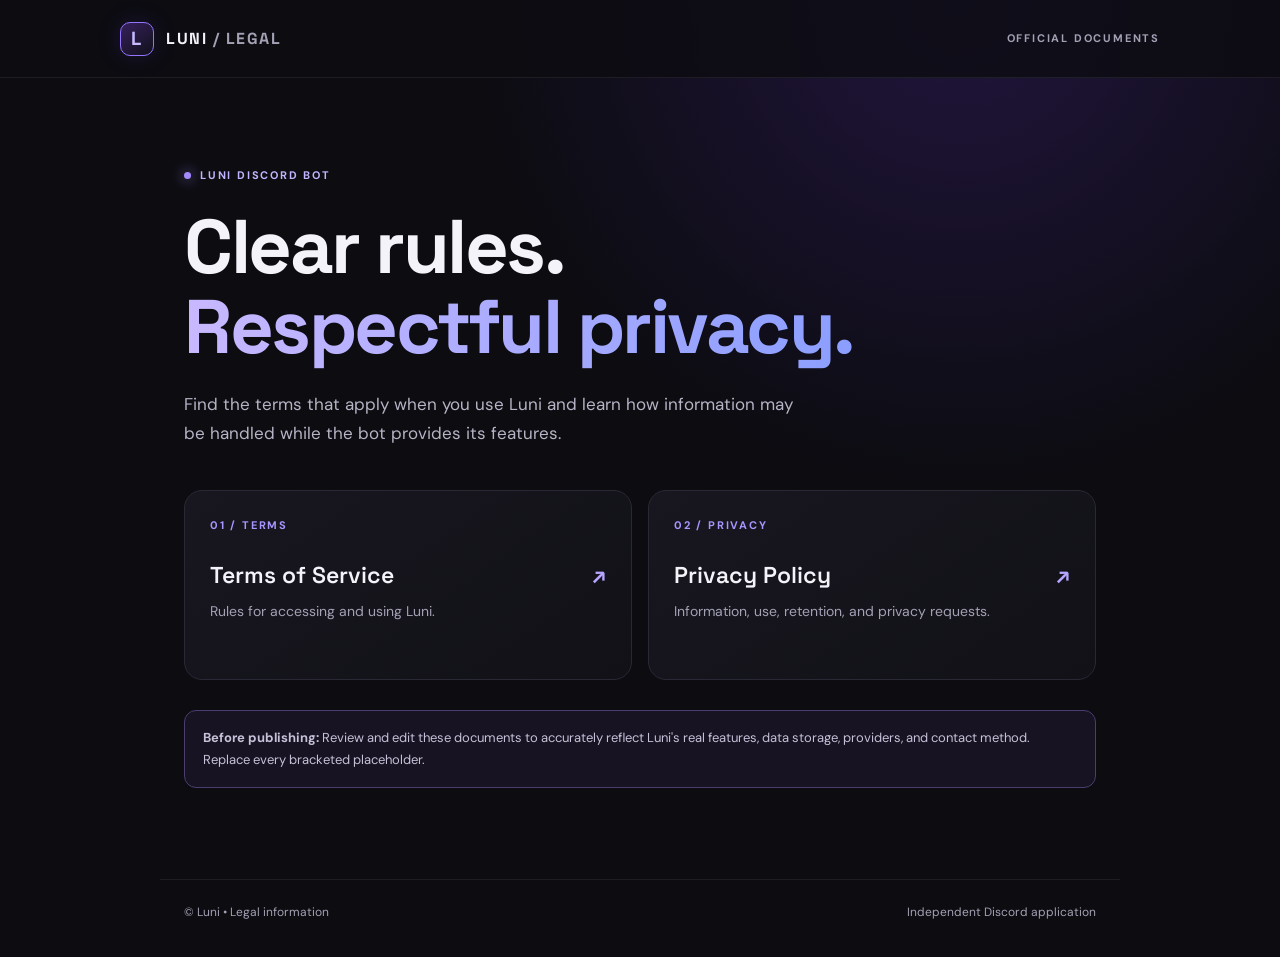
<file: index.html>
<!doctype html>
<html lang="en">
<head>
<meta charset="utf-8"><meta name="viewport" content="width=device-width,initial-scale=1">
<meta name="theme-color" content="#101016">
<meta name="description" content="Official legal information for Luni Discord bot.">
<title>Luni — Legal Center</title>
<link rel="stylesheet" href="style.css">
</head>
<body>
<header class="nav"><a class="brand" href="index.html"><span class="mark">L</span><span>LUNI<span class="muted"> / LEGAL</span></span></a><span class="status">OFFICIAL DOCUMENTS</span></header>
<main class="hero">
  <div class="eyebrow"><span class="dot"></span> LUNI DISCORD BOT</div>
  <h1>Clear rules.<br><span class="gradient">Respectful privacy.</span></h1>
  <p class="intro">Find the terms that apply when you use Luni and learn how information may be handled while the bot provides its features.</p>
  <section class="cards">
    <a class="card" href="terms.html"><span class="number">01 / TERMS</span><span class="cardtitle">Terms of Service <span>↗</span></span><span class="desc">Rules for accessing and using Luni.</span></a>
    <a class="card" href="privacy.html"><span class="number">02 / PRIVACY</span><span class="cardtitle">Privacy Policy <span>↗</span></span><span class="desc">Information, use, retention, and privacy requests.</span></a>
  </section>
  <p class="notice"><strong>Before publishing:</strong> Review and edit these documents to accurately reflect Luni's real features, data storage, providers, and contact method. Replace every bracketed placeholder.</p>
</main>
<footer>© Luni • Legal information <span>Independent Discord application</span></footer>
</body></html>
</file>
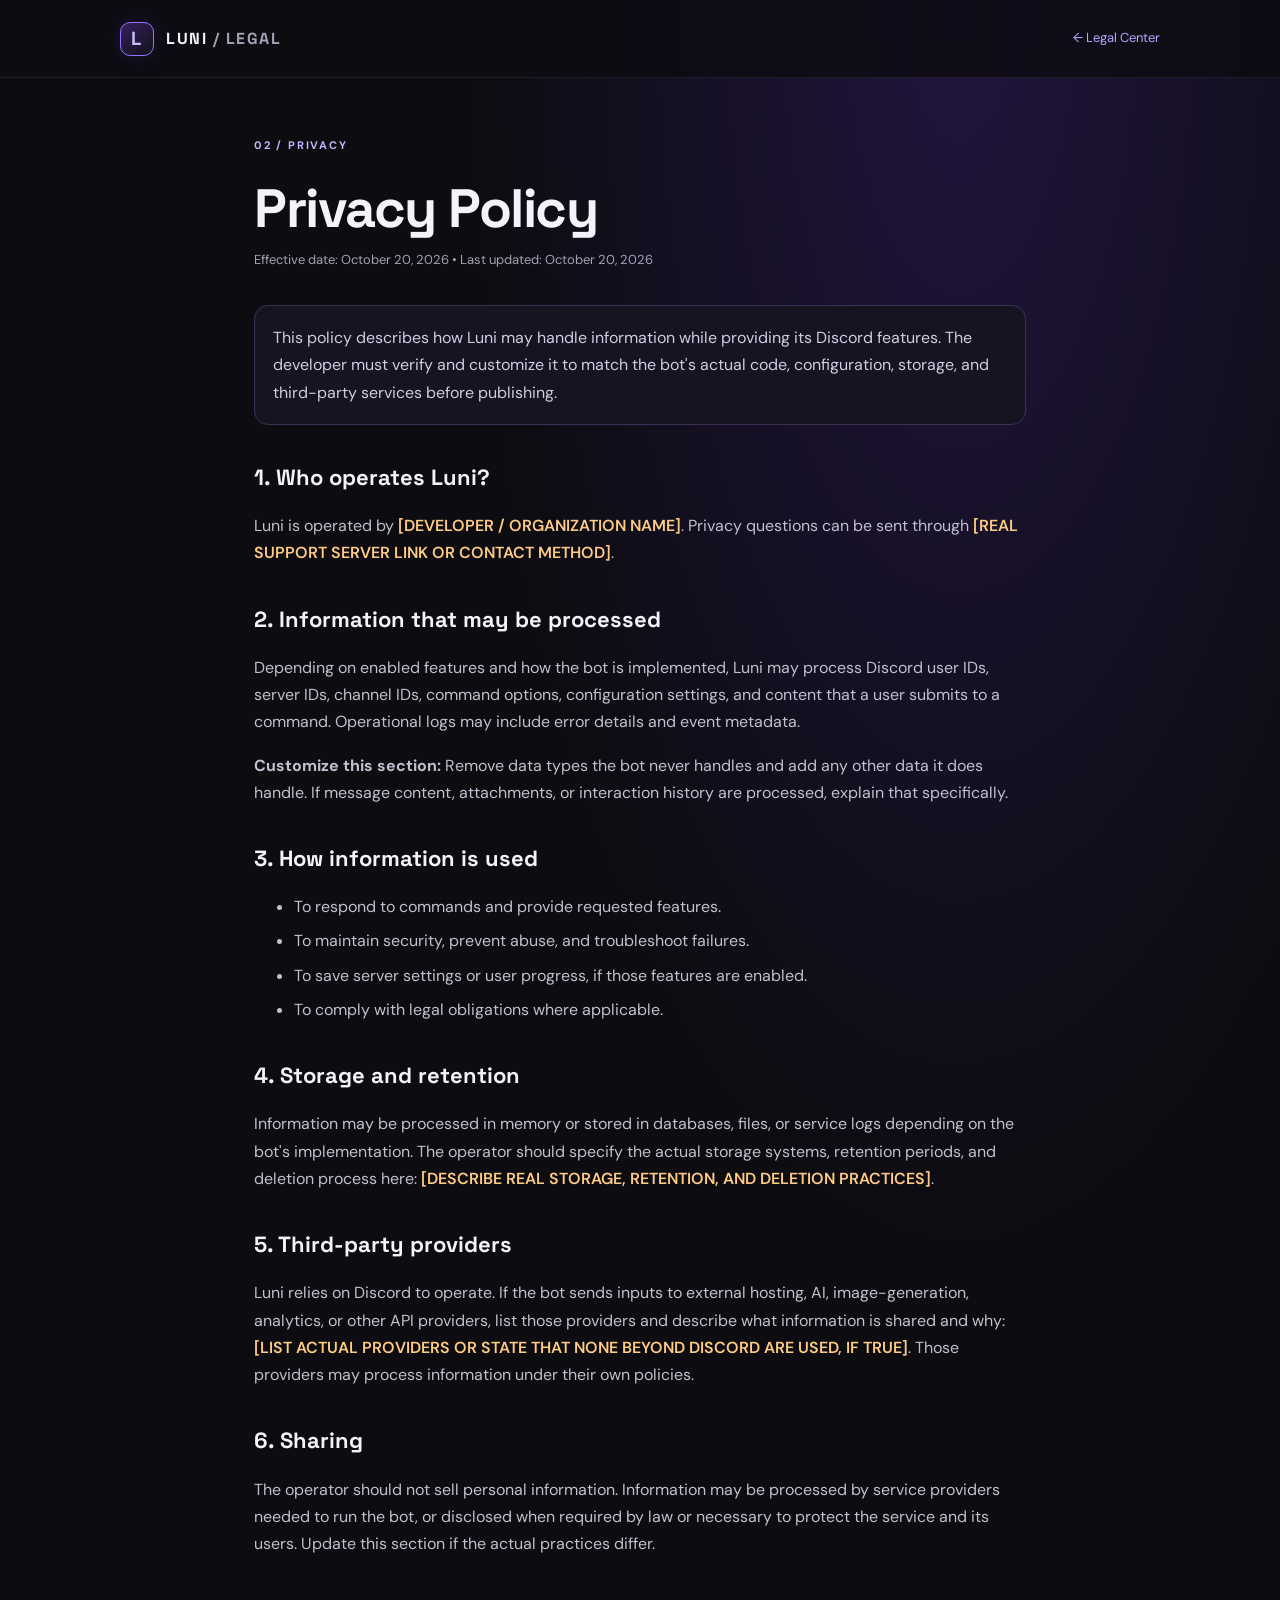
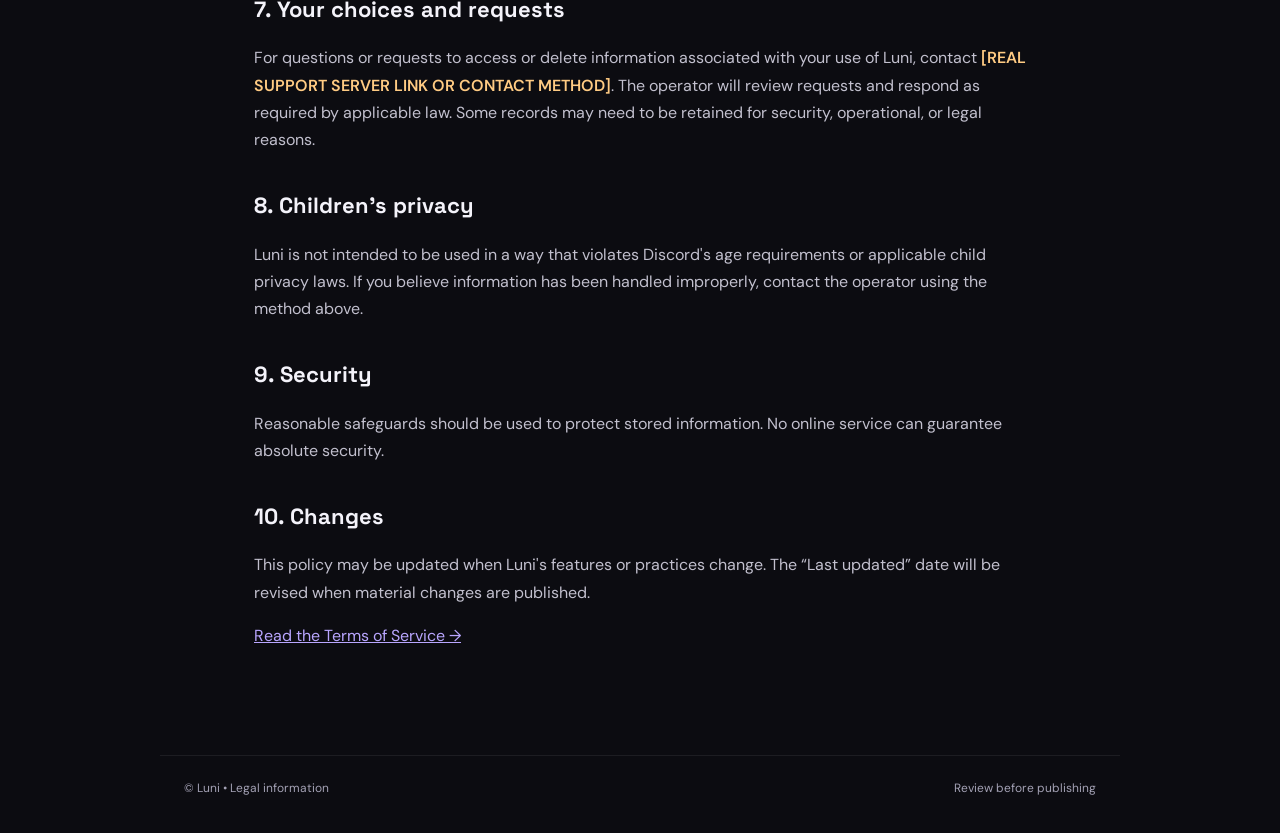
<file: privacy.html>
<!doctype html>
<html lang="en"><head><meta charset="utf-8"><meta name="viewport" content="width=device-width,initial-scale=1"><meta name="theme-color" content="#101016"><title>Privacy Policy — Luni</title><link rel="stylesheet" href="style.css"></head>
<body><header class="nav"><a class="brand" href="index.html"><span class="mark">L</span><span>LUNI<span class="muted"> / LEGAL</span></span></a><a class="back" href="index.html">← Legal Center</a></header>
<main class="doc"><div class="eyebrow">02 / PRIVACY</div><h1>Privacy Policy</h1><div class="updated">Effective date: October 20, 2026 • Last updated: October 20, 2026</div>
<div class="summary">This policy describes how Luni may handle information while providing its Discord features. The developer must verify and customize it to match the bot's actual code, configuration, storage, and third-party services before publishing.</div>
<h2>1. Who operates Luni?</h2><p>Luni is operated by <span class="placeholder">[DEVELOPER / ORGANIZATION NAME]</span>. Privacy questions can be sent through <span class="placeholder">[REAL SUPPORT SERVER LINK OR CONTACT METHOD]</span>.</p>
<h2>2. Information that may be processed</h2><p>Depending on enabled features and how the bot is implemented, Luni may process Discord user IDs, server IDs, channel IDs, command options, configuration settings, and content that a user submits to a command. Operational logs may include error details and event metadata.</p><p><strong>Customize this section:</strong> Remove data types the bot never handles and add any other data it does handle. If message content, attachments, or interaction history are processed, explain that specifically.</p>
<h2>3. How information is used</h2><ul><li>To respond to commands and provide requested features.</li><li>To maintain security, prevent abuse, and troubleshoot failures.</li><li>To save server settings or user progress, if those features are enabled.</li><li>To comply with legal obligations where applicable.</li></ul>
<h2>4. Storage and retention</h2><p>Information may be processed in memory or stored in databases, files, or service logs depending on the bot's implementation. The operator should specify the actual storage systems, retention periods, and deletion process here: <span class="placeholder">[DESCRIBE REAL STORAGE, RETENTION, AND DELETION PRACTICES]</span>.</p>
<h2>5. Third-party providers</h2><p>Luni relies on Discord to operate. If the bot sends inputs to external hosting, AI, image-generation, analytics, or other API providers, list those providers and describe what information is shared and why: <span class="placeholder">[LIST ACTUAL PROVIDERS OR STATE THAT NONE BEYOND DISCORD ARE USED, IF TRUE]</span>. Those providers may process information under their own policies.</p>
<h2>6. Sharing</h2><p>The operator should not sell personal information. Information may be processed by service providers needed to run the bot, or disclosed when required by law or necessary to protect the service and its users. Update this section if the actual practices differ.</p>
<h2>7. Your choices and requests</h2><p>For questions or requests to access or delete information associated with your use of Luni, contact <span class="placeholder">[REAL SUPPORT SERVER LINK OR CONTACT METHOD]</span>. The operator will review requests and respond as required by applicable law. Some records may need to be retained for security, operational, or legal reasons.</p>
<h2>8. Children's privacy</h2><p>Luni is not intended to be used in a way that violates Discord's age requirements or applicable child privacy laws. If you believe information has been handled improperly, contact the operator using the method above.</p>
<h2>9. Security</h2><p>Reasonable safeguards should be used to protect stored information. No online service can guarantee absolute security.</p>
<h2>10. Changes</h2><p>This policy may be updated when Luni's features or practices change. The “Last updated” date will be revised when material changes are published.</p>
<p><a href="terms.html">Read the Terms of Service →</a></p></main><footer>© Luni • Legal information <span>Review before publishing</span></footer></body></html>
</file>
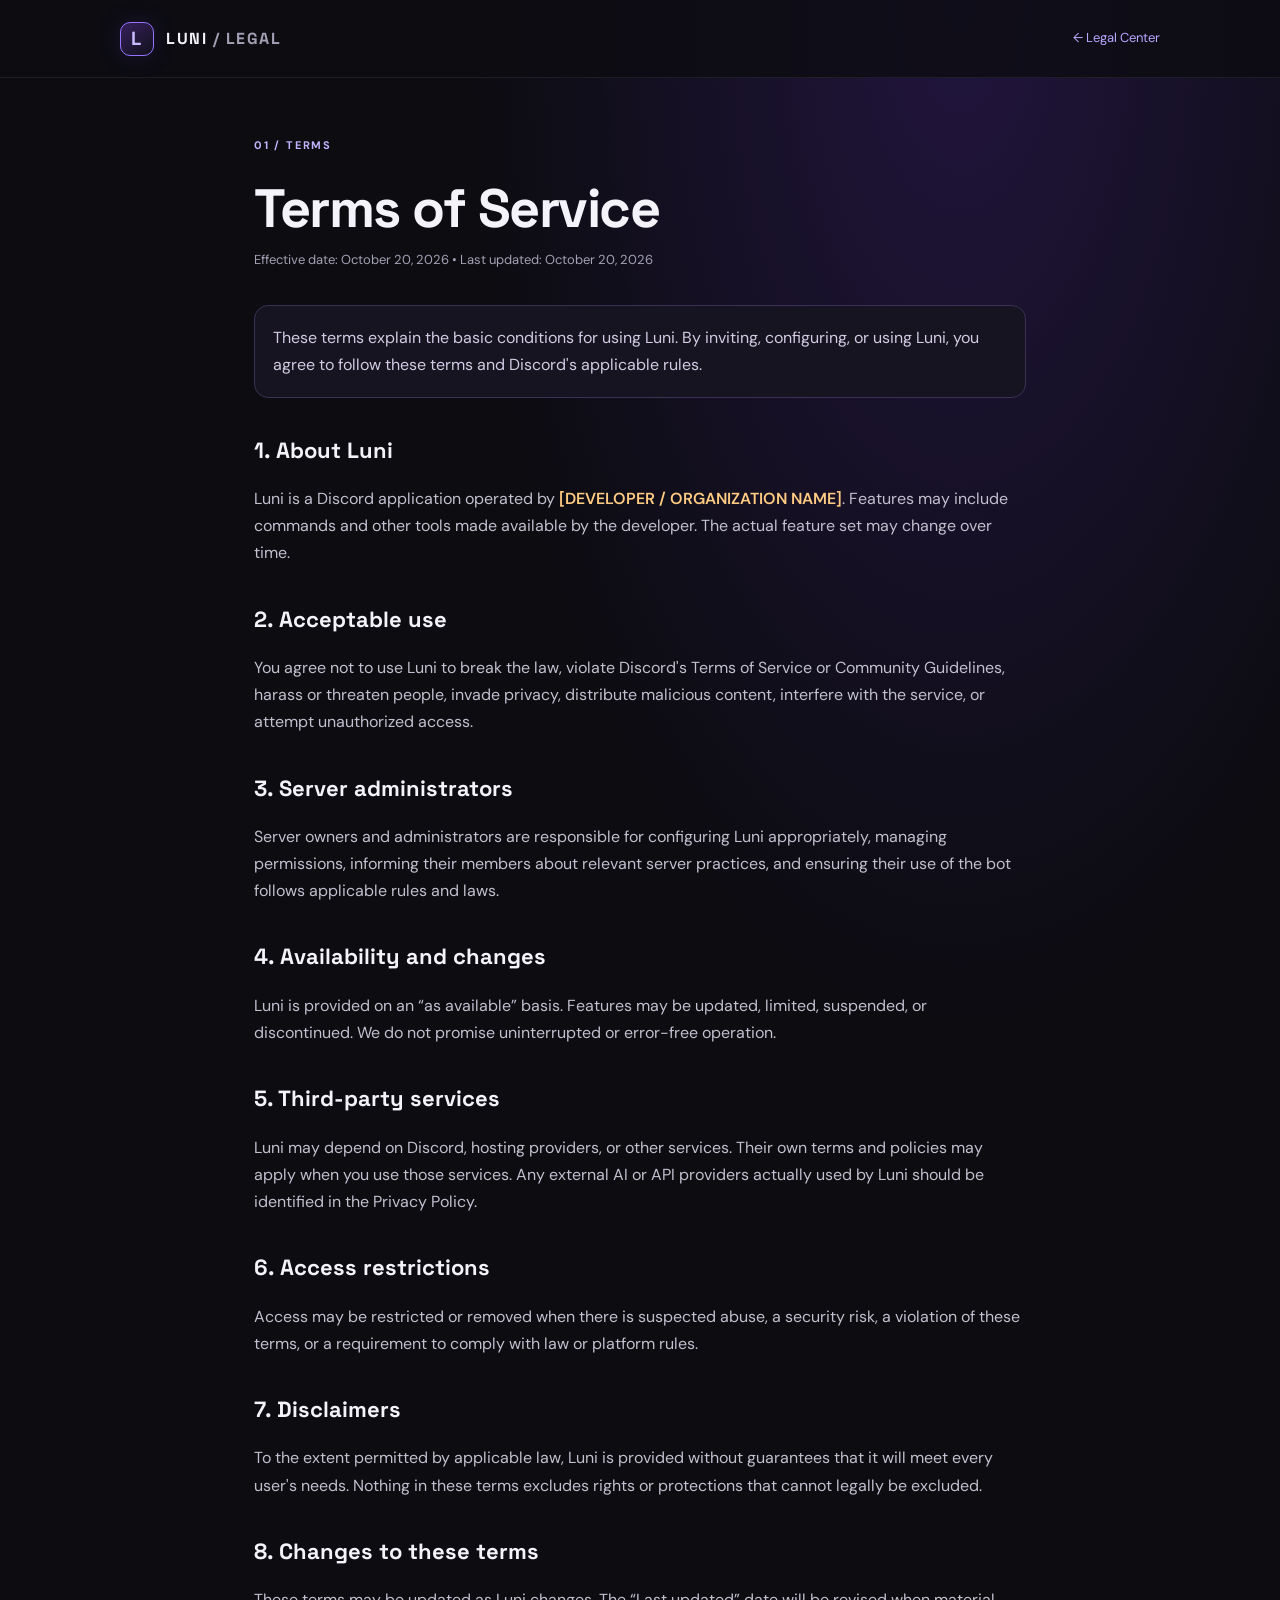
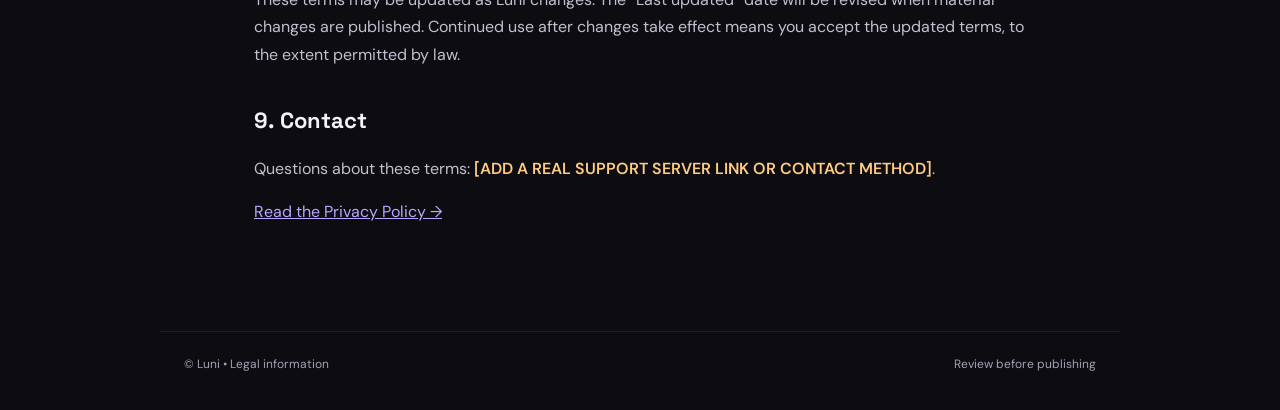
<file: terms.html>
<!doctype html>
<html lang="en"><head><meta charset="utf-8"><meta name="viewport" content="width=device-width,initial-scale=1"><meta name="theme-color" content="#101016"><title>Terms of Service — Luni</title><link rel="stylesheet" href="style.css"></head>
<body><header class="nav"><a class="brand" href="index.html"><span class="mark">L</span><span>LUNI<span class="muted"> / LEGAL</span></span></a><a class="back" href="index.html">← Legal Center</a></header>
<main class="doc"><div class="eyebrow">01 / TERMS</div><h1>Terms of Service</h1><div class="updated">Effective date: October 20, 2026 • Last updated: October 20, 2026</div>
<div class="summary">These terms explain the basic conditions for using Luni. By inviting, configuring, or using Luni, you agree to follow these terms and Discord's applicable rules.</div>
<h2>1. About Luni</h2><p>Luni is a Discord application operated by <span class="placeholder">[DEVELOPER / ORGANIZATION NAME]</span>. Features may include commands and other tools made available by the developer. The actual feature set may change over time.</p>
<h2>2. Acceptable use</h2><p>You agree not to use Luni to break the law, violate Discord's Terms of Service or Community Guidelines, harass or threaten people, invade privacy, distribute malicious content, interfere with the service, or attempt unauthorized access.</p>
<h2>3. Server administrators</h2><p>Server owners and administrators are responsible for configuring Luni appropriately, managing permissions, informing their members about relevant server practices, and ensuring their use of the bot follows applicable rules and laws.</p>
<h2>4. Availability and changes</h2><p>Luni is provided on an “as available” basis. Features may be updated, limited, suspended, or discontinued. We do not promise uninterrupted or error-free operation.</p>
<h2>5. Third-party services</h2><p>Luni may depend on Discord, hosting providers, or other services. Their own terms and policies may apply when you use those services. Any external AI or API providers actually used by Luni should be identified in the Privacy Policy.</p>
<h2>6. Access restrictions</h2><p>Access may be restricted or removed when there is suspected abuse, a security risk, a violation of these terms, or a requirement to comply with law or platform rules.</p>
<h2>7. Disclaimers</h2><p>To the extent permitted by applicable law, Luni is provided without guarantees that it will meet every user's needs. Nothing in these terms excludes rights or protections that cannot legally be excluded.</p>
<h2>8. Changes to these terms</h2><p>These terms may be updated as Luni changes. The “Last updated” date will be revised when material changes are published. Continued use after changes take effect means you accept the updated terms, to the extent permitted by law.</p>
<h2>9. Contact</h2><p>Questions about these terms: <span class="placeholder">[ADD A REAL SUPPORT SERVER LINK OR CONTACT METHOD]</span>.</p>
<p><a href="privacy.html">Read the Privacy Policy →</a></p></main><footer>© Luni • Legal information <span>Review before publishing</span></footer></body></html>
</file>
<file: style.css>
@import url('https://fonts.googleapis.com/css2?family=DM+Sans:wght@400;500;600;700&family=Space+Grotesk:wght@400;500;600;700&display=swap');
:root{color-scheme:dark;--bg:#0c0c11;--panel:#14141c;--line:#292936;--text:#f4f3fa;--muted:#a3a1b4;--purple:#9c7bff;--blue:#6c91ff}
*{box-sizing:border-box}body{margin:0;background:radial-gradient(ellipse at 75% 0%,#21153d 0%,transparent 36%),var(--bg);color:var(--text);font-family:'DM Sans',sans-serif;line-height:1.7}.nav{height:78px;display:flex;align-items:center;justify-content:space-between;padding:0 max(22px,calc((100vw - 1040px)/2));border-bottom:1px solid #ffffff12;background:#0c0c11c9}.brand{display:flex;align-items:center;gap:12px;color:var(--text);text-decoration:none;font-family:'Space Grotesk',sans-serif;font-weight:700;letter-spacing:1.5px}.mark{display:grid;place-items:center;width:34px;height:34px;border:1px solid #9474ff;border-radius:10px;background:linear-gradient(145deg,#36205c,#11111a);box-shadow:0 0 24px #7752ff25;color:#c8baff;font-size:19px}.muted,.status,footer,.eyebrow,.number{color:var(--muted)}.status,.eyebrow,.number{font-size:11px;letter-spacing:1.8px;font-weight:700}.hero{max-width:960px;margin:0 auto;padding:88px 24px 78px}.eyebrow{display:flex;align-items:center;gap:9px;color:#c2b5ff}.dot{width:7px;height:7px;border-radius:50%;background:#a58aff;box-shadow:0 0 14px #a58aff}.hero h1{font-family:'Space Grotesk',sans-serif;font-size:clamp(42px,8vw,76px);line-height:1.06;letter-spacing:-2.5px;margin:22px 0}.gradient{background:linear-gradient(90deg,#c8b8ff,#8b9eff);background-clip:text;color:transparent}.intro{max-width:620px;color:#b6b4c5;font-size:17px}.cards{display:grid;grid-template-columns:repeat(2,minmax(0,1fr));gap:16px;margin-top:42px}.card{display:flex;flex-direction:column;min-height:190px;padding:25px;border:1px solid var(--line);border-radius:18px;background:linear-gradient(145deg,#181720,#111117);color:inherit;text-decoration:none;transition:border-color .2s,transform .2s}.card:hover{border-color:#8066d9;transform:translateY(-2px)}.number{color:#a995ff}.cardtitle{font-family:'Space Grotesk',sans-serif;font-size:23px;font-weight:600;margin-top:22px}.cardtitle span{float:right;color:#b7a4ff}.desc{color:var(--muted);font-size:14px;margin-top:5px}.notice{margin-top:30px;padding:16px 18px;border:1px solid #4b3d70;border-radius:12px;background:#171322;color:#c7c0d8;font-size:13px}footer{max-width:960px;margin:0 auto;padding:22px 24px 35px;border-top:1px solid #ffffff12;font-size:12px;display:flex;justify-content:space-between;gap:12px}.doc{max-width:820px;margin:0 auto;padding:58px 24px 90px}.back{color:#b9a6ff;text-decoration:none;font-size:13px}.doc h1{font-family:'Space Grotesk',sans-serif;font-size:clamp(36px,7vw,54px);line-height:1.12;letter-spacing:-1.5px;margin:24px 0 10px}.updated{color:var(--muted);font-size:13px;margin-bottom:34px}.summary{border:1px solid #3a3154;background:#171421;border-radius:14px;padding:18px;color:#d2cbe3}.doc h2{font-family:'Space Grotesk',sans-serif;font-size:22px;margin:34px 0 8px}.doc p,.doc li{color:#c2c0ce}.doc a{color:#b9a6ff}.doc li{margin:7px 0}.placeholder{color:#ffcb83;font-weight:600}@media(max-width:620px){.status{font-size:9px;letter-spacing:1px}.hero{padding-top:60px}.cards{grid-template-columns:1fr}.card{min-height:160px}.cardtitle{margin-top:14px}footer{flex-direction:column}.doc{padding-top:36px}}
</file>
